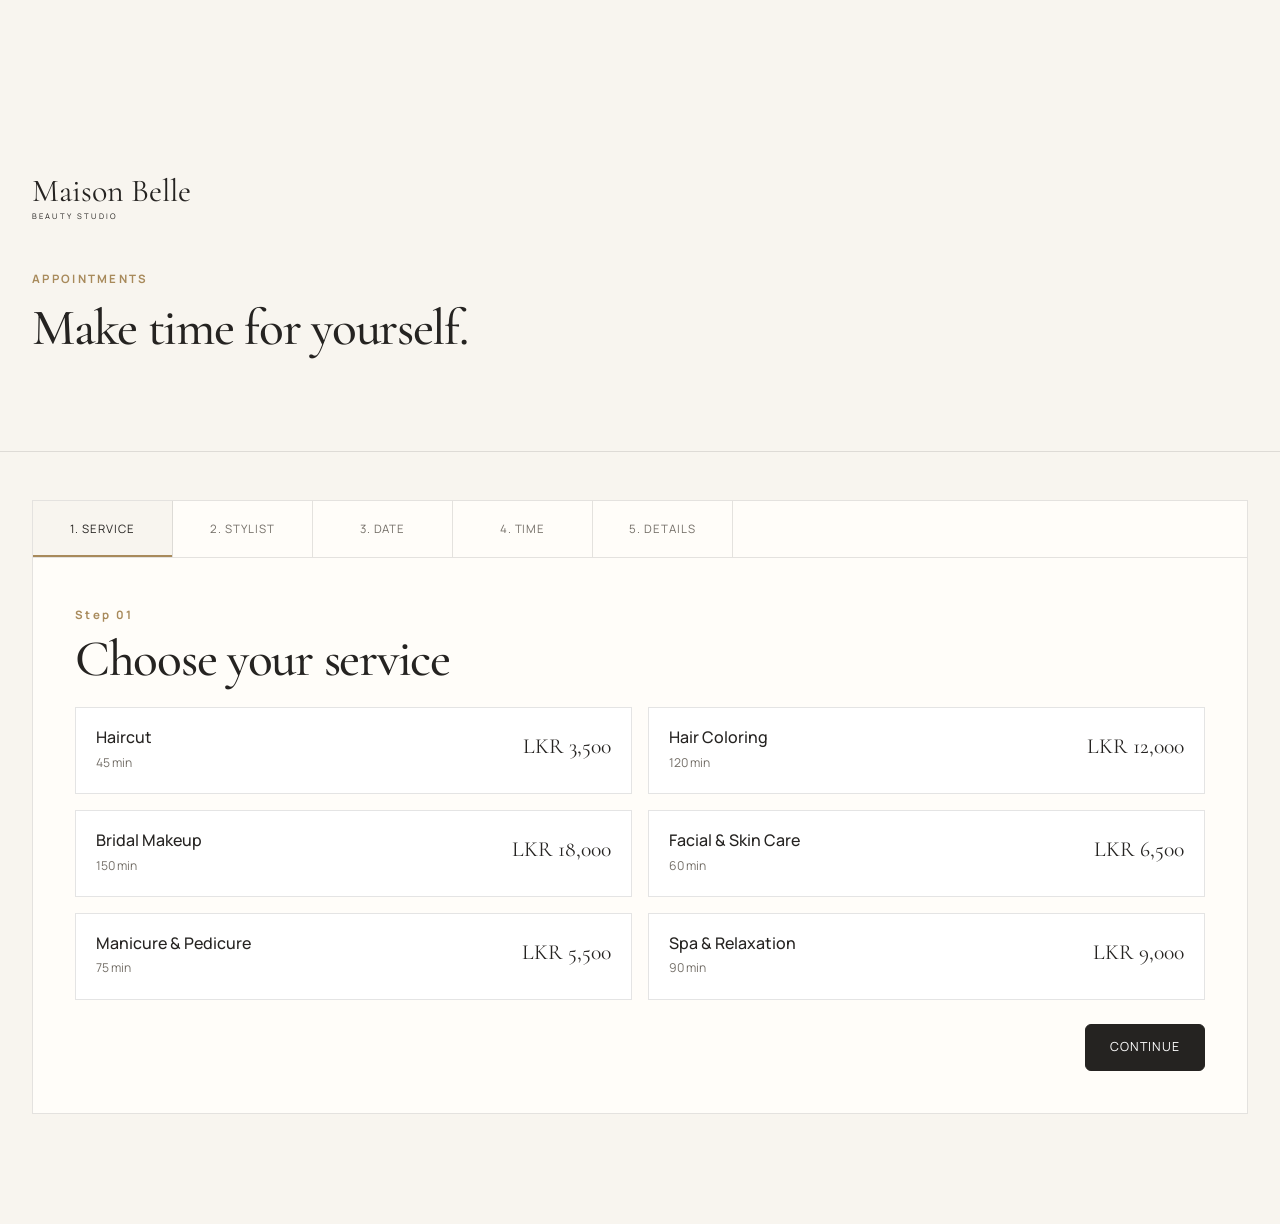
<file: booking.html>
<!doctype html>
<html lang="en">

<head>
    <meta charset="utf-8">
    <meta name="viewport" content="width=device-width,initial-scale=1">
    <title>Booking — Maison Belle</title>
    <link href="https://cdn.jsdelivr.net/npm/bootstrap@5.3.3/dist/css/bootstrap.min.css" rel="stylesheet">
    <link rel="stylesheet" href="css/style.css">
    <link rel="stylesheet" href="css/responsive.css">
</head>

<body>
    <main>
        <section class="page-hero">
            <div class="container"><a href="index.html" class="brand">Maison Belle<small>BEAUTY STUDIO</small></a><span
                    class="eyebrow d-block mt-5">APPOINTMENTS</span>
                <h1 class="section-title mt-3">Make time for yourself.</h1>
            </div>
        </section>
        <section class="section pt-5">
            <div class="container" id="bookingApp"></div>
        </section>
    </main>
    <script src="js/main.js"></script>
    <script src="js/booking.js"></script>
</body>

</html>
</file>
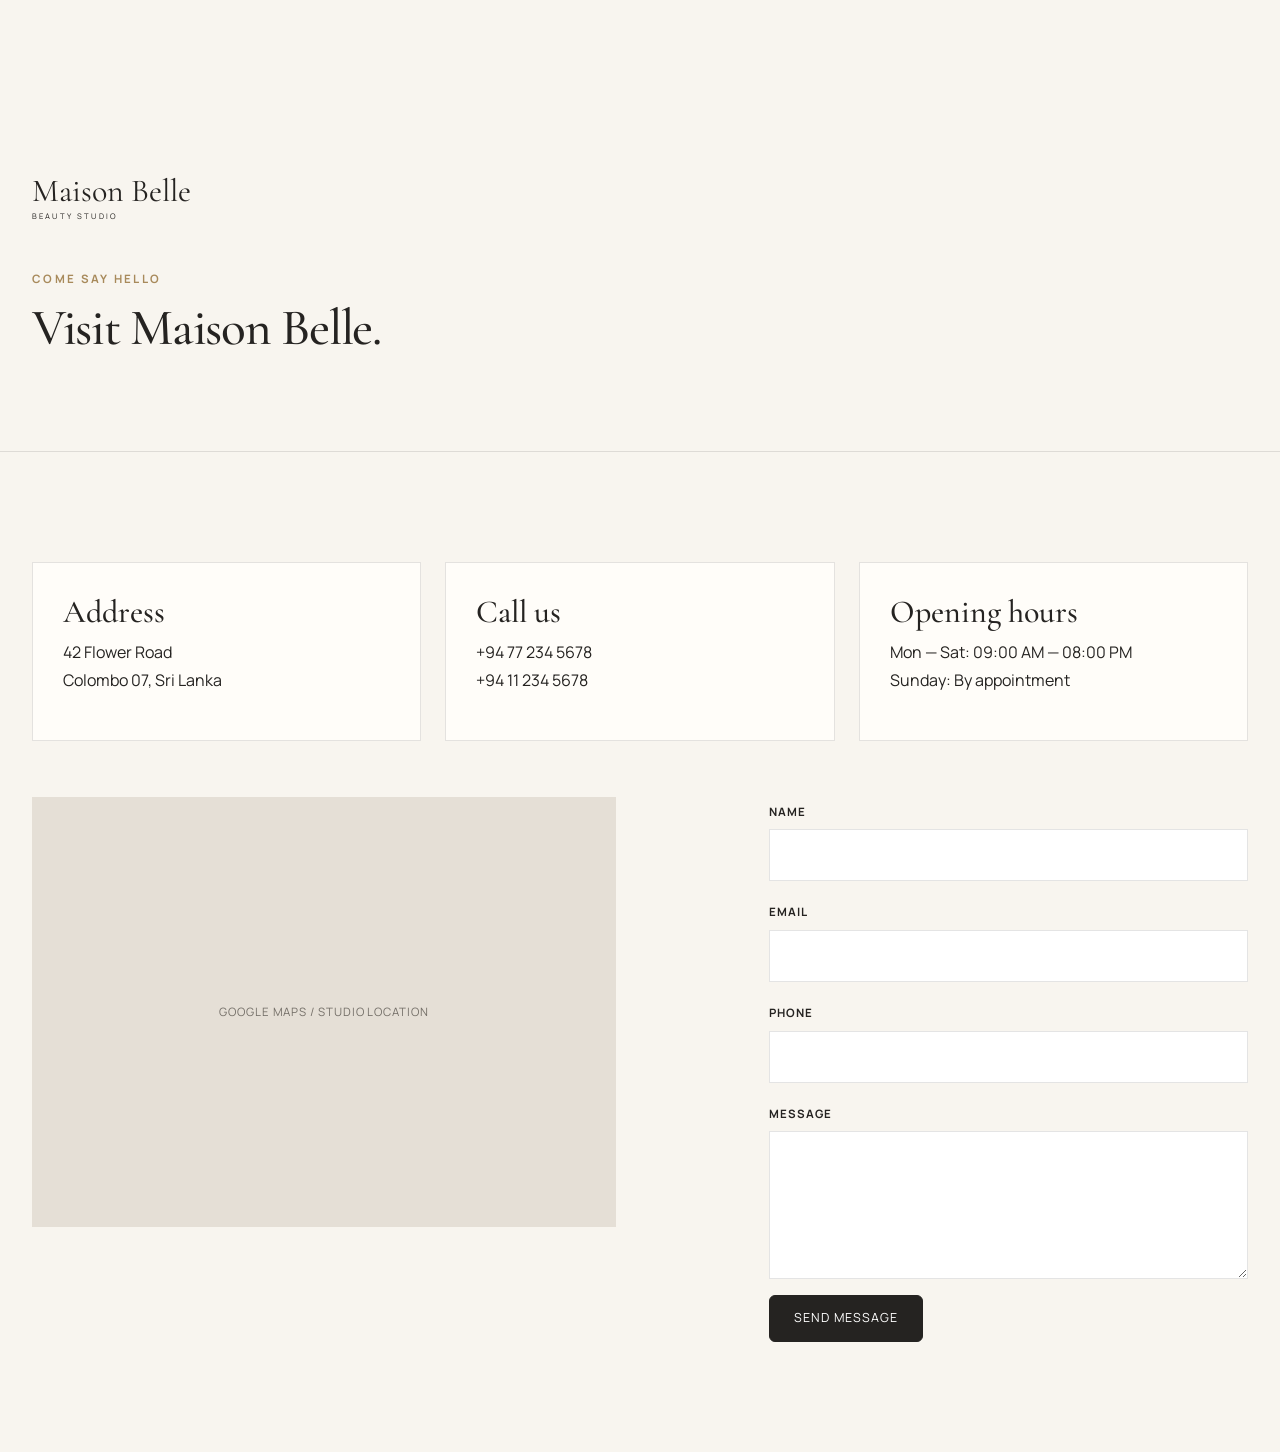
<file: contact.html>
<!doctype html>
<html lang="en">

<head>
    <meta charset="utf-8">
    <meta name="viewport" content="width=device-width,initial-scale=1">
    <title>Contact — Maison Belle</title>
    <link href="https://cdn.jsdelivr.net/npm/bootstrap@5.3.3/dist/css/bootstrap.min.css" rel="stylesheet">
    <link rel="stylesheet" href="css/style.css">
    <link rel="stylesheet" href="css/responsive.css">
</head>

<body>
    <main>
        <section class="page-hero">
            <div class="container"><a href="index.html" class="brand">Maison Belle<small>BEAUTY STUDIO</small></a><span
                    class="eyebrow d-block mt-5">COME SAY HELLO</span>
                <h1 class="section-title mt-3">Visit Maison Belle.</h1>
            </div>
        </section>
        <section class="section">
            <div class="container">
                <div class="row g-4">
                    <div class="col-md-4">
                        <div class="contact-card">
                            <h3 class="serif fs-2">Address</h3>
                            <p>42 Flower Road<br>Colombo 07, Sri Lanka</p>
                        </div>
                    </div>
                    <div class="col-md-4">
                        <div class="contact-card">
                            <h3 class="serif fs-2">Call us</h3>
                            <p>+94 77 234 5678<br>+94 11 234 5678</p>
                        </div>
                    </div>
                    <div class="col-md-4">
                        <div class="contact-card">
                            <h3 class="serif fs-2">Opening hours</h3>
                            <p>Mon — Sat: 09:00 AM — 08:00 PM<br>Sunday: By appointment</p>
                        </div>
                    </div>
                </div>
                <div class="row g-5 mt-2">
                    <div class="col-lg-6">
                        <div class="map-placeholder">Google Maps / Studio location</div>
                    </div>
                    <div class="col-lg-5 ms-auto">
                        <form onsubmit="event.preventDefault();alert('Thank you — we will be in touch shortly.')"><label
                                class="form-label">Name</label><input class="form-control mb-3" required><label
                                class="form-label">Email</label><input type="email" class="form-control mb-3"
                                required><label class="form-label">Phone</label><input class="form-control mb-3"
                                required><label class="form-label">Message</label><textarea class="form-control mb-3"
                                rows="5" required></textarea><button class="btn btn-luxe">Send message</button></form>
                    </div>
                </div>
            </div>
        </section>
    </main>
</body>

</html>
</file>
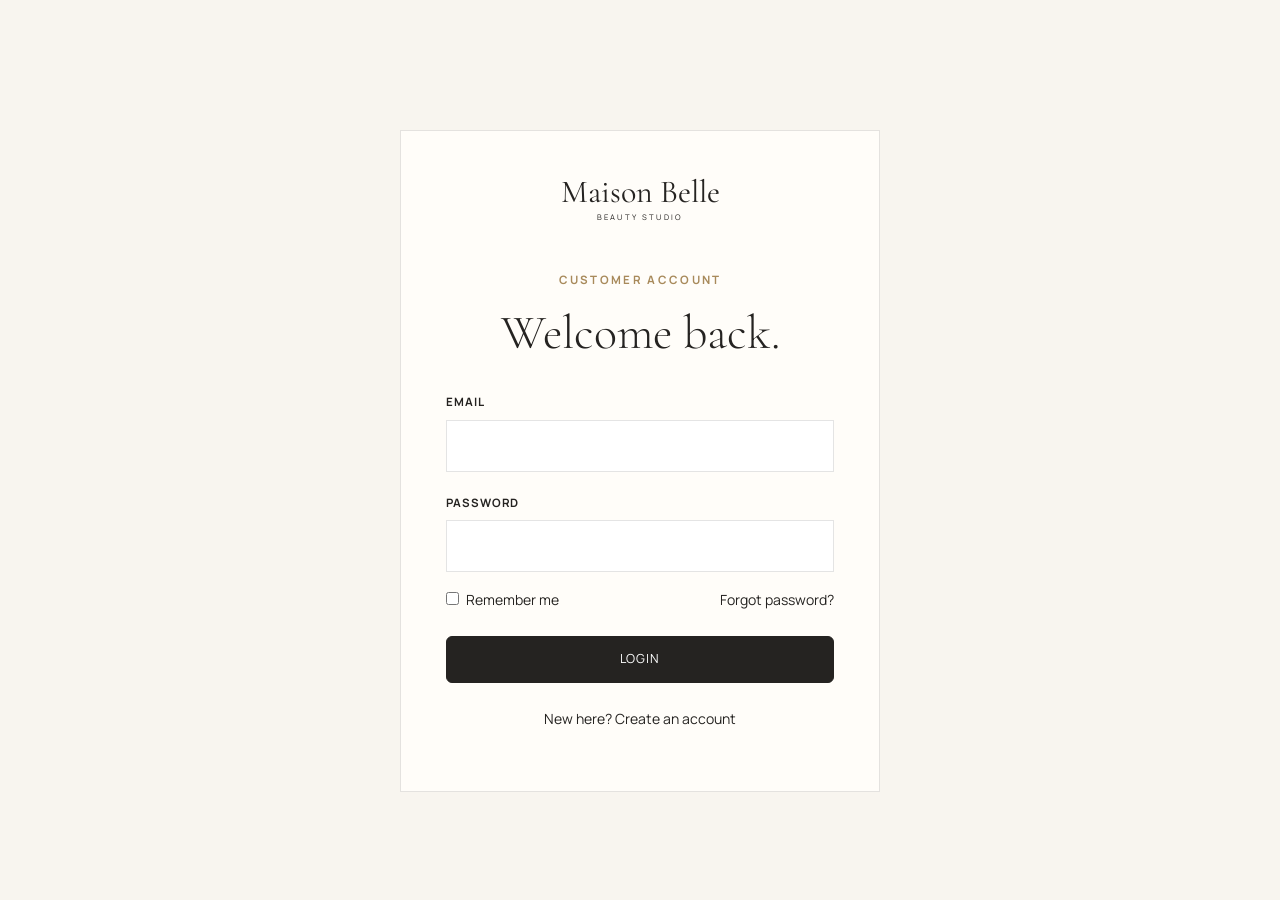
<file: login.html>
<!doctype html>
<html lang="en">

<head>
    <meta charset="utf-8">
    <meta name="viewport" content="width=device-width,initial-scale=1">
    <title>Login — Maison Belle</title>
    <link href="https://cdn.jsdelivr.net/npm/bootstrap@5.3.3/dist/css/bootstrap.min.css" rel="stylesheet">
    <link rel="stylesheet" href="css/style.css">
    <link rel="stylesheet" href="css/responsive.css">
</head>

<body>
    <main>
        <section class="auth-wrap">
            <div class="container">
                <div class="auth-panel">
                    <div class="text-center"><a class="brand" href="index.html">Maison Belle<small>BEAUTY
                                STUDIO</small></a><span class="eyebrow d-block mt-5">CUSTOMER ACCOUNT</span>
                        <h1 class="serif display-5 mt-3">Welcome back.</h1>
                    </div>
                    <form data-auth="login" class="mt-4" novalidate><label class="form-label">Email</label><input
                            type="email" class="form-control mb-3" required><label class="form-label">Password</label>
                        <div class="password-wrap mb-3"><input id="loginPassword" type="password" class="form-control"
                                required><button type="button" class="toggle-password" data-target="loginPassword"><i
                                    class="bi bi-eye"></i></button></div>
                        <div class="d-flex justify-content-between small mb-4"><label><input type="checkbox"
                                    class="me-1"> Remember me</label><a href="#">Forgot password?</a></div><button
                            class="btn btn-luxe w-100">Login</button>
                        <p class="text-center small mt-4">New here? <a href="register.html">Create an account</a></p>
                    </form>
                </div>
            </div>
        </section>
    </main>
    <script src="js/main.js"></script>
    <script src="js/auth.js"></script>
</body>

</html>
</file>
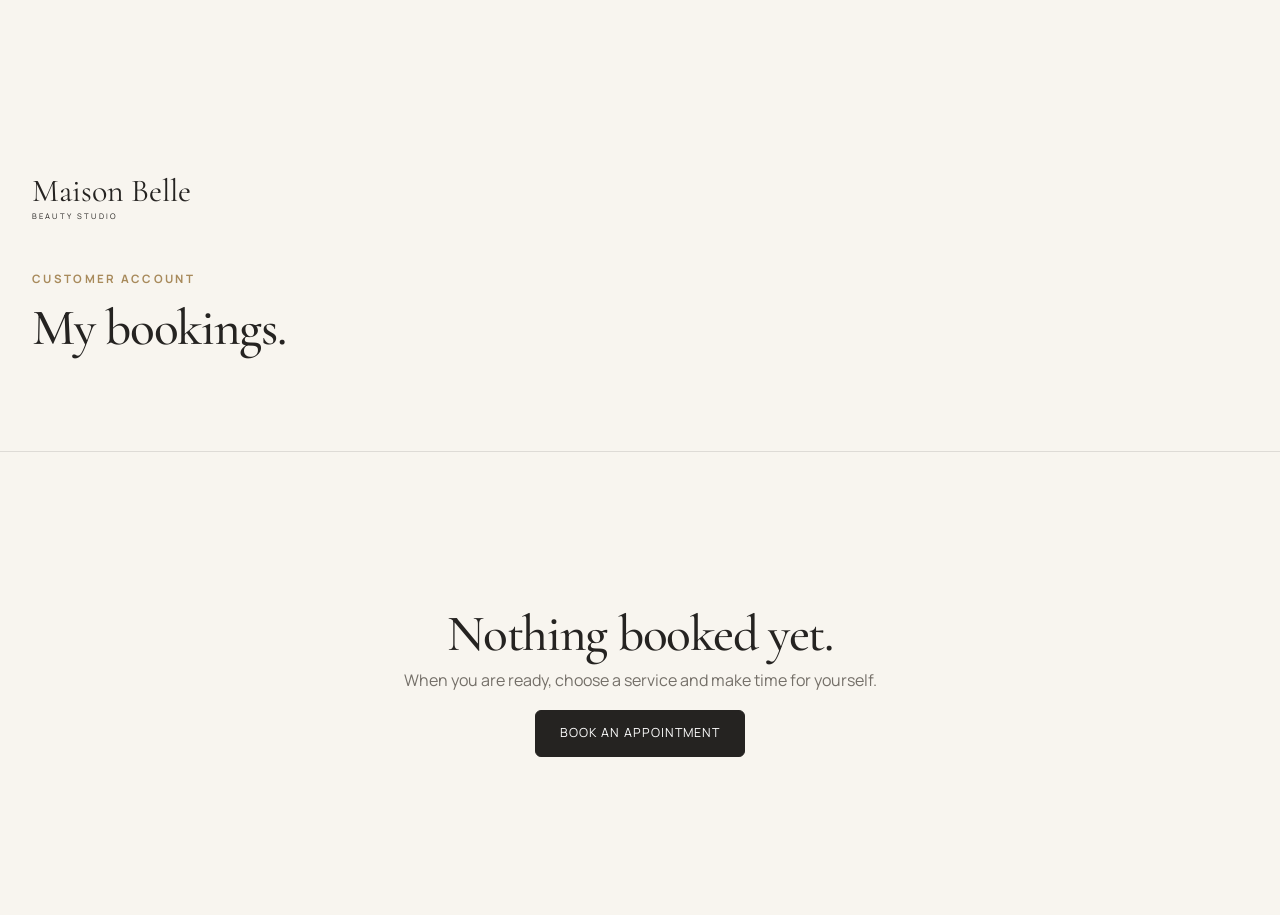
<file: my-bookings.html>
<!doctype html>
<html lang="en">

<head>
    <meta charset="utf-8">
    <meta name="viewport" content="width=device-width,initial-scale=1">
    <title>My Bookings — Maison Belle</title>
    <link href="https://cdn.jsdelivr.net/npm/bootstrap@5.3.3/dist/css/bootstrap.min.css" rel="stylesheet">
    <link rel="stylesheet" href="css/style.css">
    <link rel="stylesheet" href="css/responsive.css">
</head>

<body>
    <main>
        <section class="page-hero">
            <div class="container"><a href="index.html" class="brand">Maison Belle<small>BEAUTY STUDIO</small></a><span
                    class="eyebrow d-block mt-5">CUSTOMER ACCOUNT</span>
                <h1 class="section-title mt-3">My bookings.</h1>
            </div>
        </section>
        <section class="section">
            <div class="container">
                <div id="bookingList"></div>
            </div>
        </section>
    </main>
    <script src="js/main.js"></script>
    <script>document.addEventListener('DOMContentLoaded', () => { const e = document.getElementById('bookingList'), b = JSON.parse(localStorage.getItem('maisonBelleBooking') || 'null'); if (!b) { e.innerHTML = '<div class="text-center py-5"><h2 class="section-title">Nothing booked yet.</h2><p class="text-muted-custom">When you are ready, choose a service and make time for yourself.</p><a href="booking.html" class="btn btn-luxe">Book an appointment</a></div>'; return } e.innerHTML = '<div class="booking-card"><span class="eyebrow">UPCOMING APPOINTMENT</span><h2 class="serif display-6 mt-3">' + b.service + '</h2><p class="text-muted-custom">' + b.staff + '</p><p>' + new Date(b.date).toLocaleDateString('en-GB', { day: '2-digit', month: 'long', year: 'numeric' }) + ' · ' + b.time + '</p><span class="status">' + b.status + '</span><div class="mt-4"><button class="btn btn-outline-luxe me-2" onclick="showToast(\'Reschedule demo\')">Reschedule</button><button class="btn btn-outline-luxe" onclick="localStorage.removeItem(\'maisonBelleBooking\');location.reload()">Cancel</button></div></div>' })</script>
</body>

</html>
</file>
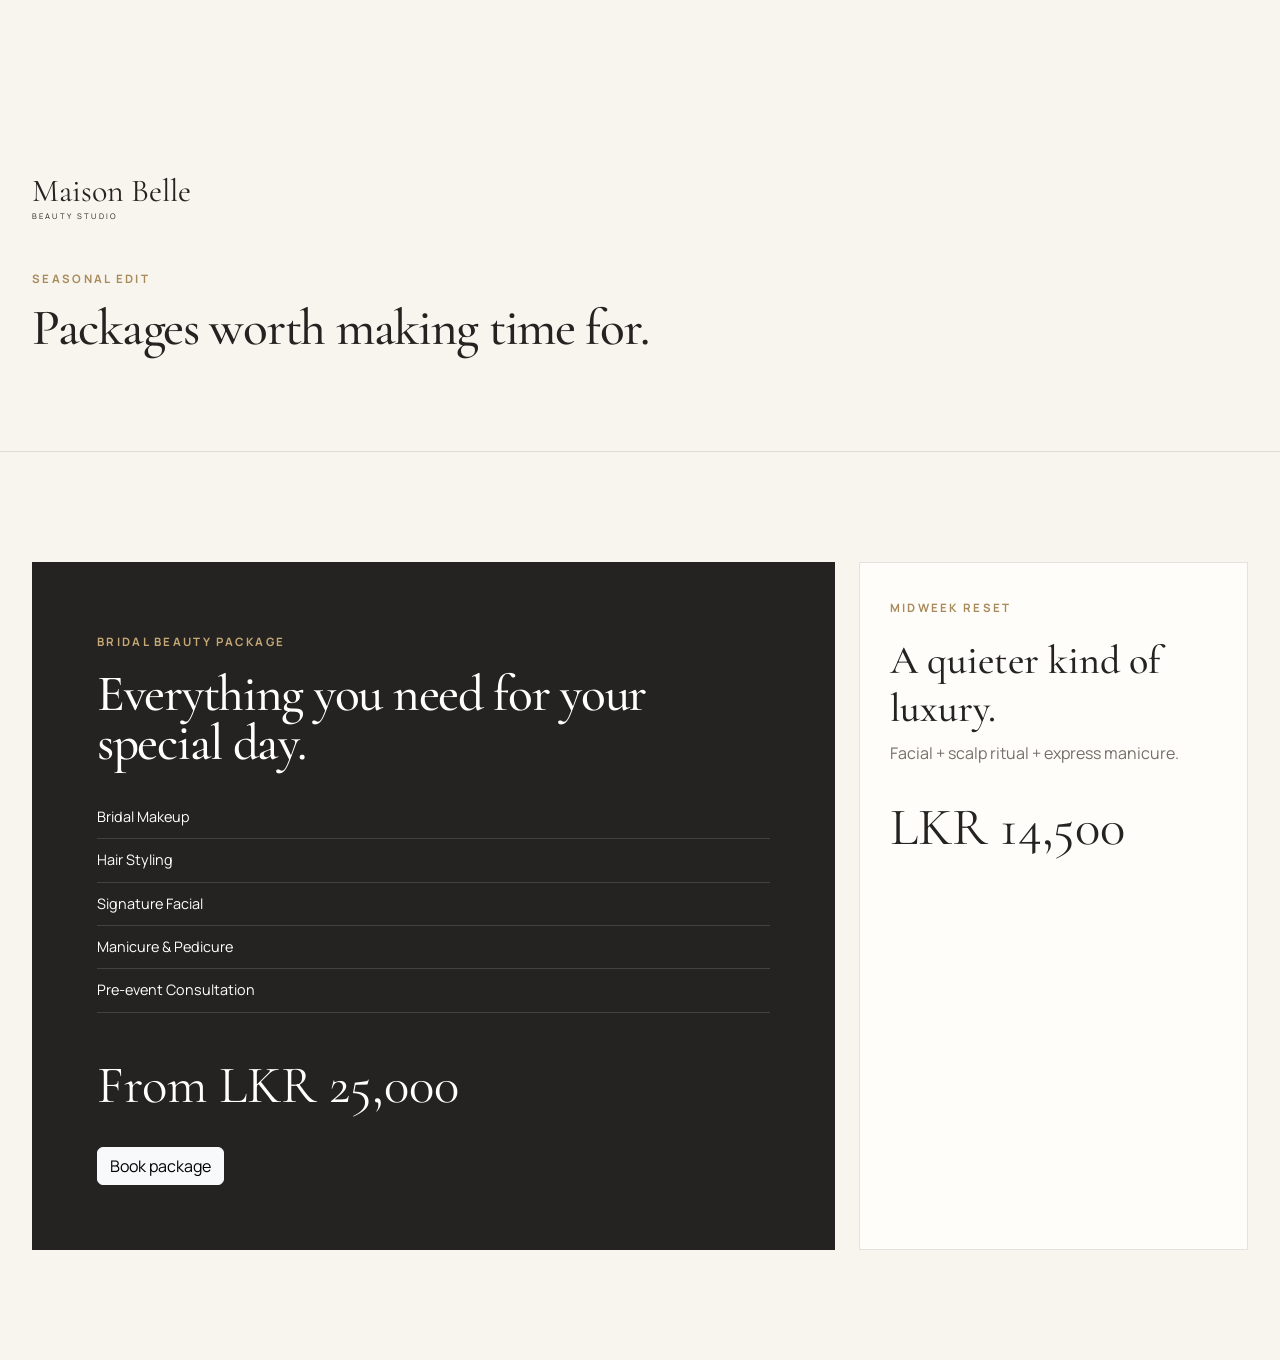
<file: offers.html>
<!doctype html>
<html lang="en">

<head>
    <meta charset="utf-8">
    <meta name="viewport" content="width=device-width,initial-scale=1">
    <title>Offers — Maison Belle</title>
    <link href="https://cdn.jsdelivr.net/npm/bootstrap@5.3.3/dist/css/bootstrap.min.css" rel="stylesheet">
    <link rel="stylesheet" href="css/style.css">
    <link rel="stylesheet" href="css/responsive.css">
</head>

<body>
    <main>
        <section class="page-hero">
            <div class="container"><a href="index.html" class="brand">Maison Belle<small>BEAUTY STUDIO</small></a><span
                    class="eyebrow d-block mt-5">SEASONAL EDIT</span>
                <h1 class="section-title mt-3">Packages worth making time for.</h1>
            </div>
        </section>
        <section class="section">
            <div class="container">
                <div class="row g-4">
                    <div class="col-lg-8">
                        <div class="offer-panel"><span class="eyebrow">BRIDAL BEAUTY PACKAGE</span>
                            <h2 class="section-title text-white mt-3">Everything you need for your special day.</h2>
                            <ul class="offer-list">
                                <li>Bridal Makeup</li>
                                <li>Hair Styling</li>
                                <li>Signature Facial</li>
                                <li>Manicure & Pedicure</li>
                                <li>Pre-event Consultation</li>
                            </ul>
                            <div class="price-xl">From LKR 25,000</div><a href="booking.html"
                                class="btn btn-light mt-3">Book package</a>
                        </div>
                    </div>
                    <div class="col-lg-4">
                        <div class="contact-card"><span class="eyebrow">MIDWEEK RESET</span>
                            <h2 class="serif fs-1 mt-3">A quieter kind of luxury.</h2>
                            <p class="text-muted-custom">Facial + scalp ritual + express manicure.</p>
                            <div class="price-xl">LKR 14,500</div>
                        </div>
                    </div>
                </div>
            </div>
        </section>
    </main>
</body>

</html>
</file>
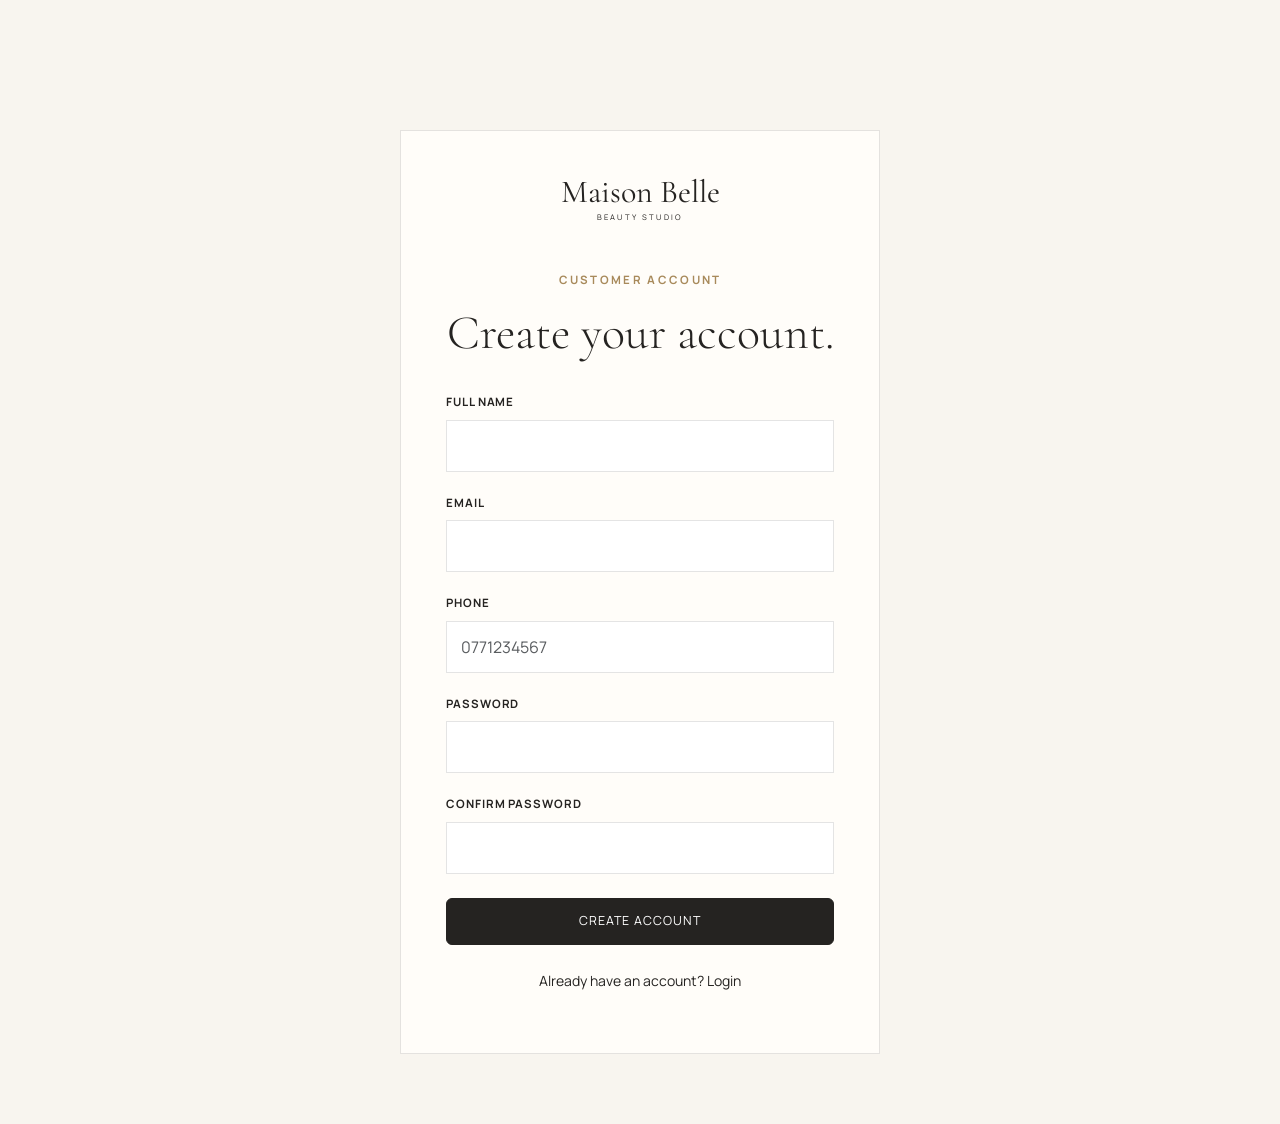
<file: register.html>
<!doctype html>
<html lang="en">

<head>
    <meta charset="utf-8">
    <meta name="viewport" content="width=device-width,initial-scale=1">
    <title>Register — Maison Belle</title>
    <link href="https://cdn.jsdelivr.net/npm/bootstrap@5.3.3/dist/css/bootstrap.min.css" rel="stylesheet">
    <link rel="stylesheet" href="css/style.css">
    <link rel="stylesheet" href="css/responsive.css">
</head>

<body>
    <main>
        <section class="auth-wrap">
            <div class="container">
                <div class="auth-panel">
                    <div class="text-center"><a class="brand" href="index.html">Maison Belle<small>BEAUTY
                                STUDIO</small></a><span class="eyebrow d-block mt-5">CUSTOMER ACCOUNT</span>
                        <h1 class="serif display-5 mt-3">Create your account.</h1>
                    </div>
                    <form data-auth="register" class="mt-4" novalidate><label class="form-label">Full name</label><input
                            class="form-control mb-3" required><label class="form-label">Email</label><input
                            type="email" class="form-control mb-3" required><label
                            class="form-label">Phone</label><input class="form-control mb-3" placeholder="0771234567"
                            required><label class="form-label">Password</label>
                        <div class="password-wrap mb-3"><input id="regPassword" type="password" class="form-control"
                                minlength="6" required><button type="button" class="toggle-password"
                                data-target="regPassword"><i class="bi bi-eye"></i></button></div><label
                            class="form-label">Confirm password</label><input type="password" class="form-control mb-4"
                            minlength="6" required><button class="btn btn-luxe w-100">Create account</button>
                        <p class="text-center small mt-4">Already have an account? <a href="login.html">Login</a></p>
                    </form>
                </div>
            </div>
        </section>
    </main>
    <script src="js/main.js"></script>
    <script src="js/auth.js"></script>
</body>

</html>
</file>
<file: css/style.css>
@import url('https://fonts.googleapis.com/css2?family=Cormorant+Garamond:wght@400;500;600;700&family=Manrope:wght@400;500;600;700&display=swap');

:root {
    --ivory: #f8f5ef;
    --paper: #fffdf9;
    --charcoal: #252321;
    --muted: #746f68;
    --beige: #e9e0d3;
    --gold: #a88a5b;
    --line: rgba(37, 35, 33, .12);
    --serif: 'Cormorant Garamond', Georgia, serif;
    --sans: 'Manrope', Arial, sans-serif;
    --radius: 2px;
    --shadow: 0 18px 45px rgba(37, 35, 33, .08)
}

* {
    box-sizing: border-box
}

html {
    scroll-behavior: smooth
}

body {
    margin: 0;
    background: var(--ivory);
    color: var(--charcoal);
    font-family: var(--sans);
    line-height: 1.7
}

img {
    max-width: 100%;
    display: block
}

a {
    color: inherit;
    text-decoration: none
}

button,
input,
select,
textarea {
    font: inherit
}

.container {
    max-width: 1240px
}

.serif {
    font-family: var(--serif)
}

.eyebrow {
    font-size: .72rem;
    letter-spacing: .2em;
    font-weight: 700;
    color: var(--gold)
}

.display-title {
    font-family: var(--serif);
    font-size: clamp(3.1rem, 6vw, 6.4rem);
    line-height: .88;
    font-weight: 500;
    letter-spacing: -.035em
}

.section-title {
    font-family: var(--serif);
    font-size: clamp(2.5rem, 4vw, 4.4rem);
    line-height: .95;
    font-weight: 500;
    letter-spacing: -.025em
}

.section {
    padding: 110px 0
}

.text-muted-custom {
    color: var(--muted)
}

.btn-luxe {
    background: var(--charcoal);
    border: 1px solid var(--charcoal);
    color: #fff;
    padding: 13px 24px;
    font-size: .78rem;
    letter-spacing: .08em;
    text-transform: uppercase;
    transition: .25s
}

.btn-luxe:hover {
    background: var(--gold);
    border-color: var(--gold);
    color: #fff
}

.btn-outline-luxe {
    border: 1px solid var(--charcoal);
    color: var(--charcoal);
    padding: 12px 24px;
    font-size: .78rem;
    letter-spacing: .08em;
    text-transform: uppercase;
    transition: .25s
}

.btn-outline-luxe:hover {
    background: var(--charcoal);
    color: #fff
}

.site-header {
    position: fixed;
    inset: 0 0 auto;
    z-index: 1000;
    padding: 22px 0;
    transition: .3s
}

.site-header.scrolled {
    background: rgba(255, 253, 249, .96);
    backdrop-filter: blur(10px);
    box-shadow: 0 1px 0 var(--line);
    padding: 13px 0
}

.brand {
    font-family: var(--serif);
    font-size: 2rem;
    line-height: 1
}

.brand small {
    display: block;
    font-family: var(--sans);
    font-size: .48rem;
    letter-spacing: .28em;
    margin-top: 4px
}

.navbar-nav .nav-link {
    font-size: .72rem;
    letter-spacing: .1em;
    text-transform: uppercase;
    color: var(--charcoal);
    padding: .65rem .8rem !important;
    position: relative
}

.navbar-nav .nav-link:after {
    content: '';
    position: absolute;
    left: .8rem;
    right: .8rem;
    bottom: .25rem;
    height: 1px;
    background: var(--gold);
    transform: scaleX(0);
    transform-origin: left;
    transition: .25s
}

.navbar-nav .nav-link:hover:after,
.navbar-nav .nav-link.active:after {
    transform: scaleX(1)
}

.hero {
    min-height: 100vh;
    padding: 150px 0 70px;
    display: flex;
    align-items: center
}

.hero-copy {
    padding-right: 4rem
}

.hero-lead {
    max-width: 540px;
    color: var(--muted);
    font-size: 1rem;
    margin: 30px 0
}

.hero-media {
    height: 650px;
    position: relative
}

.hero-media img {
    width: 100%;
    height: 100%;
    object-fit: cover
}

.hero-note {
    position: absolute;
    bottom: 26px;
    left: -34px;
    background: var(--paper);
    padding: 20px 25px;
    box-shadow: var(--shadow);
    min-width: 190px
}

.hero-note small {
    display: block;
    text-transform: uppercase;
    letter-spacing: .13em;
    font-size: .62rem;
    color: var(--gold);
    font-weight: 700
}

.hero-note strong {
    font-family: var(--serif);
    font-size: 1.35rem;
    font-weight: 500
}

.trustbar {
    border-top: 1px solid var(--line);
    border-bottom: 1px solid var(--line);
    padding: 28px 0;
    background: var(--paper)
}

.trust-item {
    padding: 0 28px;
    border-right: 1px solid var(--line)
}

.trust-item:last-child {
    border: 0
}

.trust-value {
    font-family: var(--serif);
    font-size: 2rem;
    line-height: 1
}

.stars {
    letter-spacing: .15em;
    color: var(--gold);
    font-size: .72rem
}

.service-card {
    background: var(--paper);
    height: 100%;
    transition: .3s
}

.service-card:hover {
    transform: translateY(-5px);
    box-shadow: var(--shadow)
}

.service-img {
    height: 320px;
    overflow: hidden
}

.service-img img {
    width: 100%;
    height: 100%;
    object-fit: cover;
    transition: .5s
}

.service-card:hover .service-img img {
    transform: scale(1.04)
}

.service-body {
    padding: 25px
}

.service-meta {
    font-size: .76rem;
    color: var(--muted);
    display: flex;
    justify-content: space-between;
    border-top: 1px solid var(--line);
    padding-top: 15px;
    margin-top: 20px
}

.link-arrow {
    font-size: .72rem;
    text-transform: uppercase;
    letter-spacing: .12em;
    border-bottom: 1px solid var(--gold);
    padding-bottom: 3px
}

.split-image {
    height: 640px
}

.split-image img {
    width: 100%;
    height: 100%;
    object-fit: cover
}

.benefit {
    display: flex;
    gap: 18px;
    padding: 18px 0;
    border-bottom: 1px solid var(--line)
}

.benefit i {
    font-size: 1.1rem;
    color: var(--gold);
    margin-top: 4px
}

.benefit h3 {
    font-size: .95rem;
    margin: 0 0 4px;
    font-weight: 600
}

.benefit p {
    font-size: .82rem;
    color: var(--muted);
    margin: 0
}

.offer-panel {
    background: var(--charcoal);
    color: #fff;
    padding: 65px
}

.offer-panel .eyebrow {
    color: #c6a874
}

.offer-list {
    list-style: none;
    padding: 0;
    margin: 28px 0
}

.offer-list li {
    padding: 9px 0;
    border-bottom: 1px solid rgba(255, 255, 255, .14);
    font-size: .9rem
}

.price-xl {
    font-family: var(--serif);
    font-size: 3.3rem
}

.team-card img {
    height: 430px;
    width: 100%;
    object-fit: cover;
    filter: saturate(.88)
}

.team-info {
    padding-top: 16px
}

.team-info h3 {
    font-family: var(--serif);
    font-size: 1.8rem;
    font-weight: 500;
    margin: 0
}

.team-info p {
    color: var(--muted);
    font-size: .75rem;
    text-transform: uppercase;
    letter-spacing: .1em
}

.gallery-item {
    position: relative;
    overflow: hidden;
    cursor: pointer
}

.gallery-item img {
    width: 100%;
    height: 100%;
    object-fit: cover;
    transition: .5s
}

.gallery-item:hover img {
    transform: scale(1.04)
}

.gallery-overlay {
    position: absolute;
    inset: auto 0 0;
    padding: 35px 18px 18px;
    color: #fff;
    background: linear-gradient(transparent, rgba(0, 0, 0, .62));
    font-size: .72rem;
    text-transform: uppercase;
    letter-spacing: .12em
}

.filter-btn {
    border: 0;
    background: transparent;
    border-bottom: 1px solid transparent;
    padding: 7px 12px;
    color: var(--muted);
    font-size: .72rem;
    text-transform: uppercase;
    letter-spacing: .1em
}

.filter-btn.active,
.filter-btn:hover {
    color: var(--charcoal);
    border-color: var(--gold)
}

.quote {
    font-family: var(--serif);
    font-size: clamp(1.7rem, 3vw, 2.8rem);
    line-height: 1.15
}

.testimonial {
    max-width: 850px;
    margin: auto
}

.testimonial-avatar {
    width: 58px;
    height: 58px;
    border-radius: 50%;
    object-fit: cover;
    margin: auto
}

.cta-section {
    background: var(--beige);
    padding: 100px 0
}

.page-hero {
    padding: 175px 0 90px;
    border-bottom: 1px solid var(--line)
}

.page-hero p {
    max-width: 650px;
    color: var(--muted)
}

.booking-shell {
    background: var(--paper);
    border: 1px solid var(--line)
}

.booking-progress {
    display: flex;
    border-bottom: 1px solid var(--line);
    overflow: auto
}

.step-dot {
    min-width: 140px;
    padding: 18px;
    text-align: center;
    color: var(--muted);
    font-size: .72rem;
    text-transform: uppercase;
    letter-spacing: .08em;
    border-right: 1px solid var(--line)
}

.step-dot.active {
    color: var(--charcoal);
    background: var(--ivory);
    box-shadow: inset 0 -2px var(--gold)
}

.booking-content {
    padding: 42px
}

.choice-card {
    border: 1px solid var(--line);
    padding: 20px;
    background: #fff;
    cursor: pointer;
    transition: .2s;
    height: 100%
}

.choice-card:hover,
.choice-card.selected {
    border-color: var(--gold);
    box-shadow: 0 8px 22px rgba(37, 35, 33, .05)
}

.choice-card h3 {
    font-size: 1rem;
    margin: 0 0 5px
}

.choice-card p {
    font-size: .76rem;
    color: var(--muted);
    margin: 0
}

.choice-price {
    font-family: var(--serif);
    font-size: 1.35rem
}

.date-grid,
.time-grid {
    display: grid;
    grid-template-columns: repeat(4, 1fr);
    gap: 10px
}

.date-btn,
.time-btn {
    border: 1px solid var(--line);
    background: #fff;
    padding: 13px 8px;
    font-size: .75rem
}

.date-btn small {
    display: block;
    color: var(--muted)
}

.date-btn.selected,
.time-btn.selected {
    background: var(--charcoal);
    color: #fff;
    border-color: var(--charcoal)
}

.date-btn.disabled,
.time-btn.disabled {
    opacity: .35;
    pointer-events: none
}

.summary-box {
    background: var(--ivory);
    padding: 24px
}

.summary-row {
    display: flex;
    justify-content: space-between;
    padding: 8px 0;
    font-size: .82rem;
    border-bottom: 1px solid var(--line)
}

.form-control,
.form-select {
    border-radius: 0;
    border: 1px solid var(--line);
    padding: 13px 14px;
    background: #fff
}

.form-control:focus,
.form-select:focus {
    border-color: var(--gold);
    box-shadow: 0 0 0 .15rem rgba(168, 138, 91, .12)
}

.form-label {
    font-size: .72rem;
    text-transform: uppercase;
    letter-spacing: .08em;
    font-weight: 700
}

.success-mark {
    width: 70px;
    height: 70px;
    border: 1px solid var(--gold);
    display: grid;
    place-items: center;
    font-size: 2rem;
    color: var(--gold);
    margin: auto
}

.contact-card {
    padding: 30px;
    background: var(--paper);
    border: 1px solid var(--line);
    height: 100%
}

.contact-card i {
    font-size: 1.2rem;
    color: var(--gold)
}

.map-placeholder {
    min-height: 430px;
    background: #e5dfd6;
    display: grid;
    place-items: center;
    color: var(--muted);
    letter-spacing: .08em;
    text-transform: uppercase;
    font-size: .72rem
}

.auth-wrap {
    min-height: 100vh;
    padding: 130px 0 70px
}

.auth-panel {
    background: var(--paper);
    border: 1px solid var(--line);
    max-width: 480px;
    margin: auto;
    padding: 45px
}

.password-wrap {
    position: relative
}

.password-wrap .toggle-password {
    position: absolute;
    right: 12px;
    top: 43px;
    border: 0;
    background: none;
    color: var(--muted)
}

.booking-card {
    background: var(--paper);
    border: 1px solid var(--line);
    padding: 25px
}

.status {
    font-size: .66rem;
    letter-spacing: .1em;
    text-transform: uppercase;
    padding: 5px 8px;
    border: 1px solid #b9a98e;
    color: #806d4f
}

.footer {
    background: #211f1d;
    color: #eee;
    padding: 75px 0 30px
}

.footer .brand {
    color: #fff
}

.footer p,
.footer a {
    color: #aaa;
    font-size: .8rem
}

.footer h4 {
    font-size: .7rem;
    text-transform: uppercase;
    letter-spacing: .12em;
    color: #fff
}

.footer-bottom {
    border-top: 1px solid rgba(255, 255, 255, .1);
    margin-top: 50px;
    padding-top: 20px;
    font-size: .7rem;
    color: #777
}

.reveal {
    opacity: 0;
    transform: translateY(18px);
    transition: .7s
}

.reveal.visible {
    opacity: 1;
    transform: none
}

.lightbox {
    position: fixed;
    inset: 0;
    background: rgba(0, 0, 0, .9);
    z-index: 2000;
    display: none;
    align-items: center;
    justify-content: center;
    padding: 30px
}

.lightbox.show {
    display: flex
}

.lightbox img {
    max-height: 90vh;
    max-width: 92vw
}

.lightbox-close {
    position: absolute;
    right: 25px;
    top: 20px;
    color: #fff;
    background: none;
    border: 0;
    font-size: 2rem
}

.toast-container {
    z-index: 3000
}

.modal-content {
    border-radius: 0;
    border: 1px solid var(--line)
}
</file>
<file: css/responsive.css>
@media(max-width:991.98px) {
    .site-header {
        background: rgba(255, 253, 249, .96);
        padding: 13px 0
    }

    .hero {
        padding-top: 120px
    }

    .hero-copy {
        padding-right: 0;
        margin-bottom: 45px
    }

    .hero-media {
        height: 520px
    }

    .hero-note {
        left: 18px
    }

    .section {
        padding: 80px 0
    }

    .split-image {
        height: 500px
    }

    .team-card img {
        height: 390px
    }

    .booking-content {
        padding: 28px
    }

    .date-grid,
    .time-grid {
        grid-template-columns: repeat(3, 1fr)
    }
}

@media(max-width:575.98px) {
    .container {
        padding-left: 20px;
        padding-right: 20px
    }

    .display-title {
        font-size: 3.4rem
    }

    .section-title {
        font-size: 2.8rem
    }

    .hero {
        min-height: auto;
        padding: 125px 0 50px
    }

    .hero-media {
        height: 430px
    }

    .hero-note {
        left: 10px;
        bottom: 12px
    }

    .trustbar {
        padding: 15px 0
    }

    .trust-item {
        border-right: 0;
        border-bottom: 1px solid var(--line);
        padding: 14px 0
    }

    .trust-item:last-child {
        border-bottom: 0
    }

    .service-img {
        height: 280px
    }

    .split-image {
        height: 390px
    }

    .offer-panel {
        padding: 40px 25px
    }

    .team-card img {
        height: 360px
    }

    .date-grid,
    .time-grid {
        grid-template-columns: repeat(2, 1fr)
    }

    .booking-progress {
        display: grid;
        grid-template-columns: repeat(2, 1fr)
    }

    .step-dot {
        min-width: 0;
        border-bottom: 1px solid var(--line)
    }

    .booking-content {
        padding: 22px
    }

    .auth-panel {
        padding: 30px 22px
    }

    .page-hero {
        padding: 135px 0 65px
    }

    .cta-section {
        padding: 75px 0
    }

    .footer {
        padding-top: 55px
    }
}
</file>
